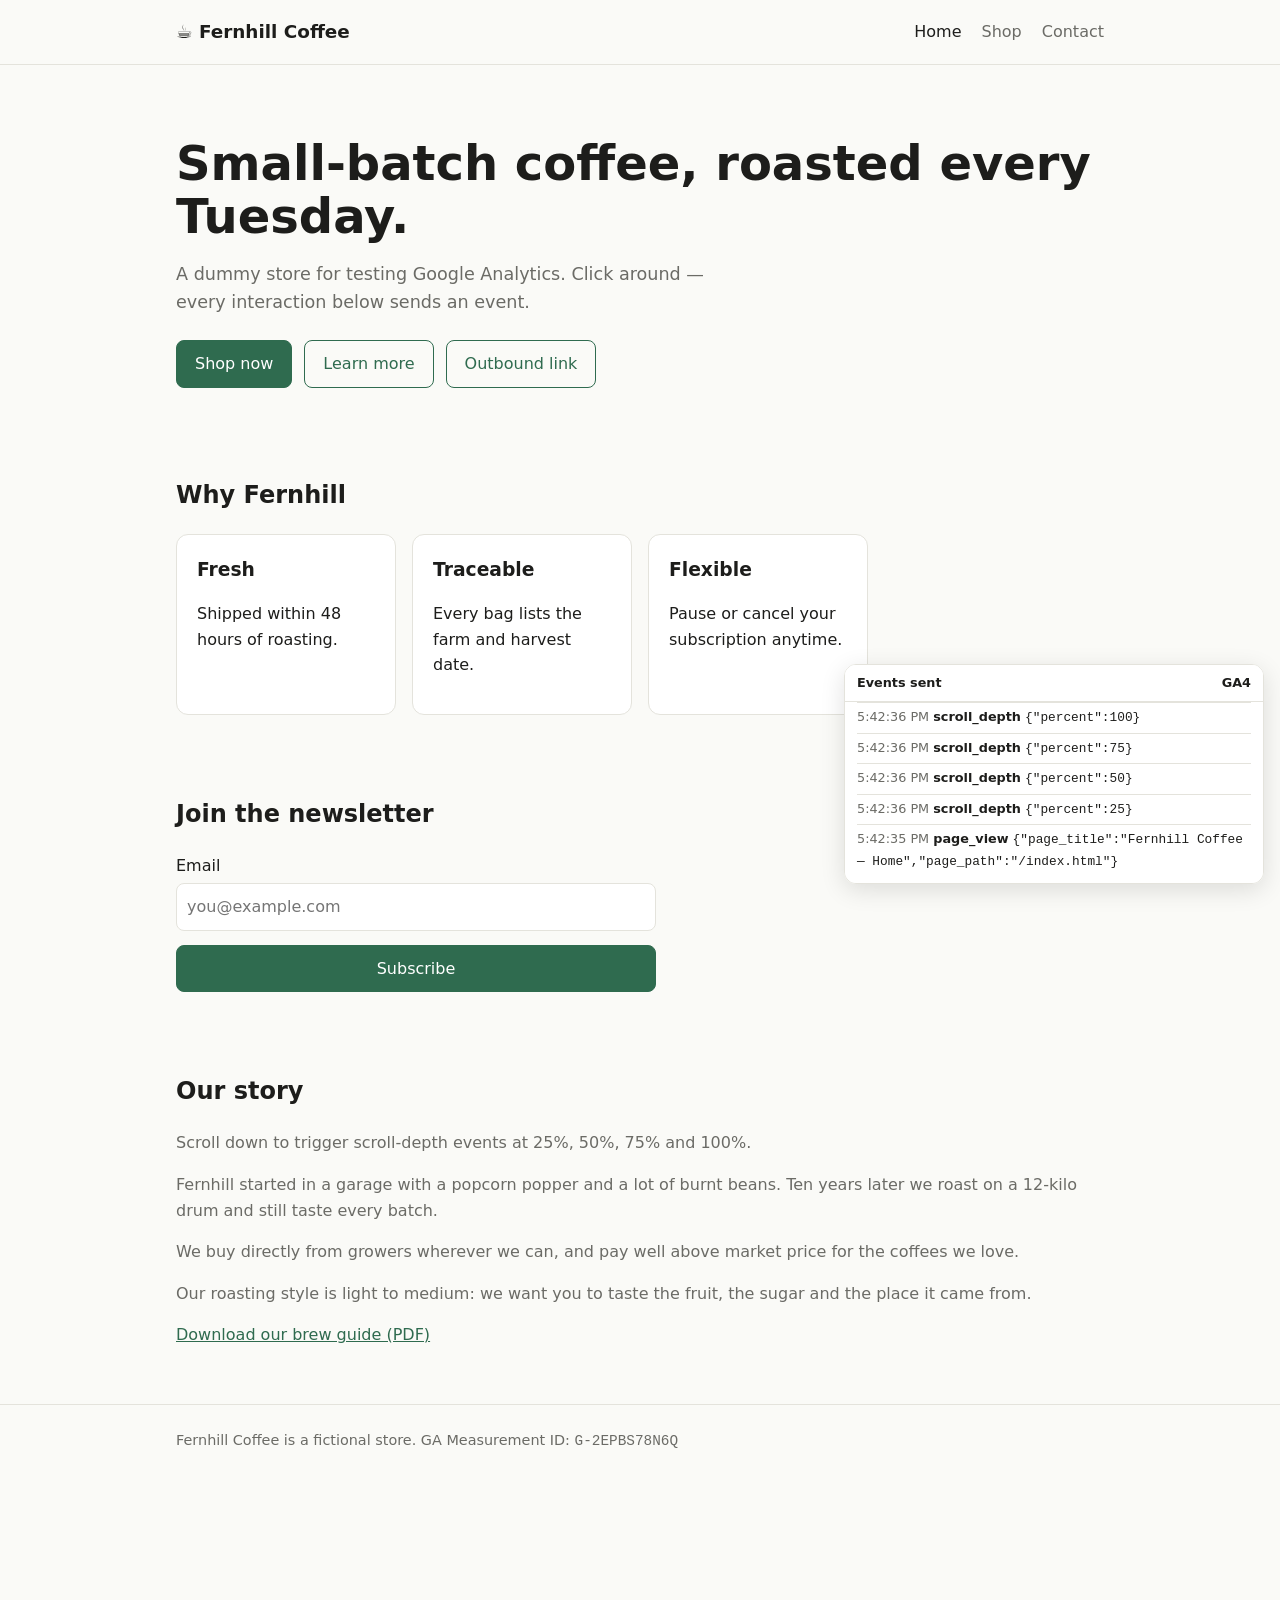
<file: index.html>
<!doctype html>
<html lang="en">
<head>
  <meta charset="utf-8">
  <meta name="viewport" content="width=device-width, initial-scale=1">
  <title>Fernhill Coffee — Home</title>
  <link rel="stylesheet" href="style.css">
  <script src="analytics.js"></script>
</head>
<body>
  <header><div class="wrap">
    <a class="logo" href="index.html">☕ Fernhill Coffee</a>
    <nav><a href="index.html" class="active">Home</a><a href="shop.html">Shop</a><a href="contact.html">Contact</a></nav>
  </div></header>

  <main class="wrap">
    <div class="hero">
      <h1>Small-batch coffee, roasted every Tuesday.</h1>
      <p>A dummy store for testing Google Analytics. Click around — every interaction below sends an event.</p>
      <div class="row">
        <a class="btn" href="shop.html" data-track="cta_click" data-param-cta-name="hero_shop_now">Shop now</a>
        <button class="btn ghost" data-track="cta_click" data-param-cta-name="hero_learn_more">Learn more</button>
        <a class="btn ghost" href="https://example.com" target="_blank" rel="noopener">Outbound link</a>
      </div>
    </div>

    <section>
      <h2>Why Fernhill</h2>
      <div class="grid">
        <div class="card"><h3>Fresh</h3><p>Shipped within 48 hours of roasting.</p></div>
        <div class="card"><h3>Traceable</h3><p>Every bag lists the farm and harvest date.</p></div>
        <div class="card"><h3>Flexible</h3><p>Pause or cancel your subscription anytime.</p></div>
      </div>
    </section>

    <section>
      <h2>Join the newsletter</h2>
      <form id="newsletter" data-form-event="sign_up">
        <label>Email <input type="email" name="email" required placeholder="you@example.com"></label>
        <button class="btn" type="submit">Subscribe</button>
        <p class="form-ok" hidden>Thanks! (sign_up event sent)</p>
      </form>
    </section>

    <section class="filler">
      <h2>Our story</h2>
      <p>Scroll down to trigger scroll-depth events at 25%, 50%, 75% and 100%.</p>
      <p>Fernhill started in a garage with a popcorn popper and a lot of burnt beans. Ten years later we roast on a 12-kilo drum and still taste every batch.</p>
      <p>We buy directly from growers wherever we can, and pay well above market price for the coffees we love.</p>
      <p>Our roasting style is light to medium: we want you to taste the fruit, the sugar and the place it came from.</p>
      <p><a href="#" data-track="file_download" data-param-file-name="brew-guide.pdf">Download our brew guide (PDF)</a></p>
    </section>
  </main>

  <footer><div class="wrap">Fernhill Coffee is a fictional store. GA Measurement ID: <code id="ga-id"></code></div></footer>

  <aside id="event-log"><header><span>Events sent</span><span>GA4</span></header><ul id="event-log-list"></ul></aside>
</body>
</html>
</file>
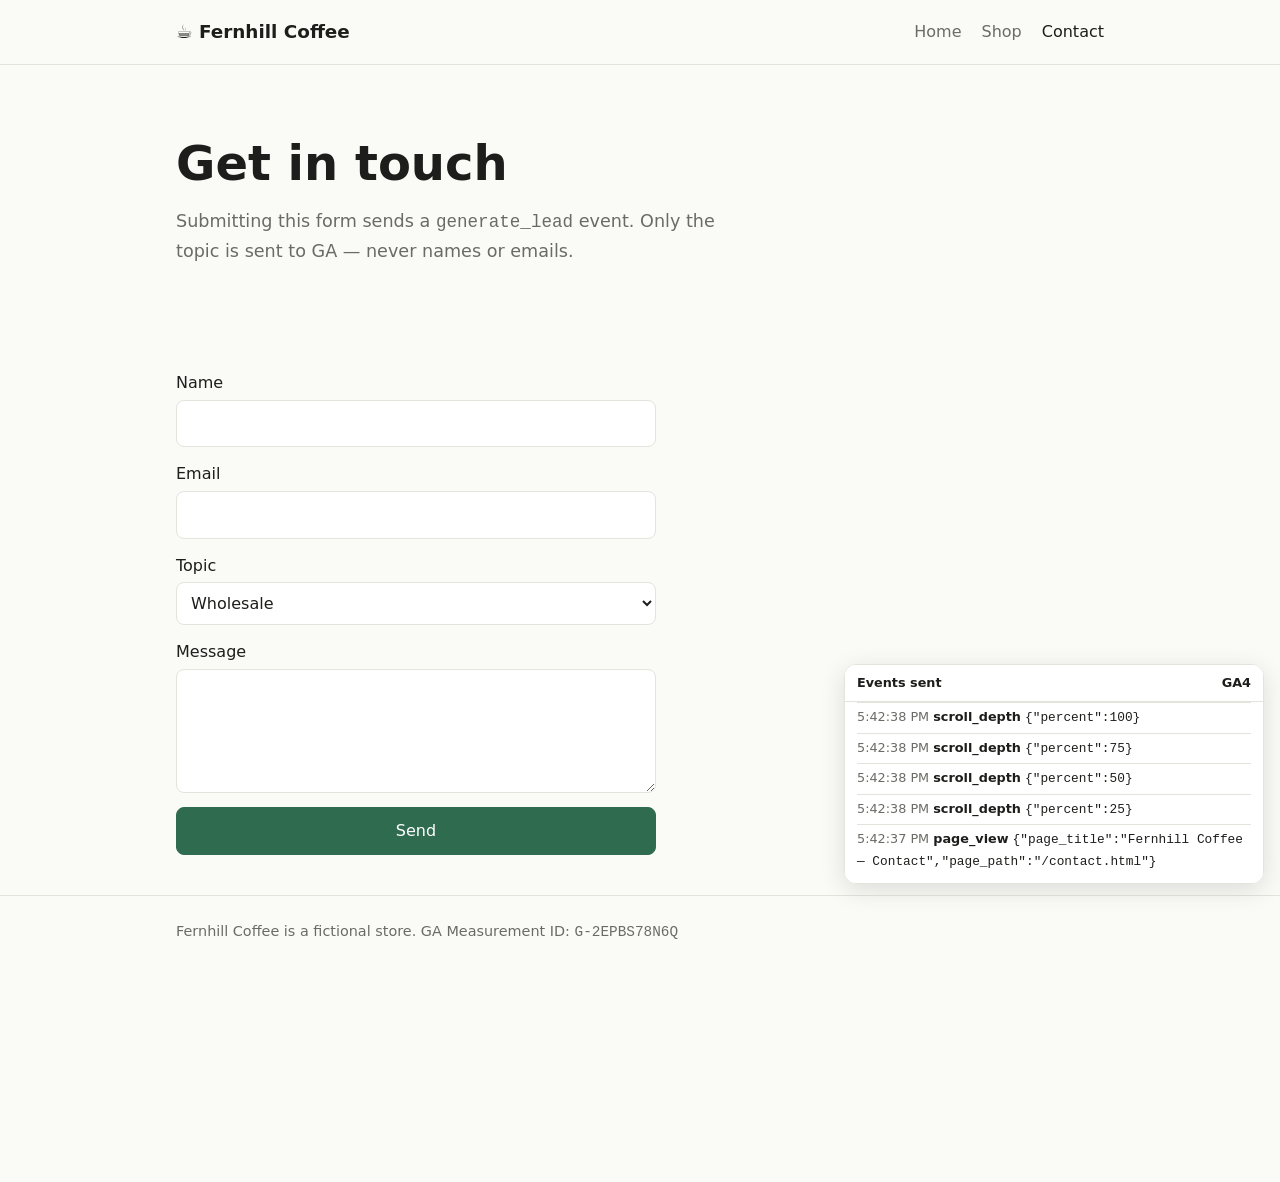
<file: contact.html>
<!doctype html>
<html lang="en">
<head>
  <meta charset="utf-8">
  <meta name="viewport" content="width=device-width, initial-scale=1">
  <title>Fernhill Coffee — Contact</title>
  <link rel="stylesheet" href="style.css">
  <script src="analytics.js"></script>
</head>
<body>
  <header><div class="wrap">
    <a class="logo" href="index.html">☕ Fernhill Coffee</a>
    <nav><a href="index.html">Home</a><a href="shop.html">Shop</a><a href="contact.html" class="active">Contact</a></nav>
  </div></header>

  <main class="wrap">
    <div class="hero">
      <h1>Get in touch</h1>
      <p>Submitting this form sends a <code>generate_lead</code> event. Only the topic is sent to GA — never names or emails.</p>
    </div>

    <section>
      <form id="contact" data-form-event="generate_lead">
        <label>Name <input name="name" required></label>
        <label>Email <input type="email" name="email" required></label>
        <label>Topic
          <select name="topic">
            <option value="wholesale">Wholesale</option>
            <option value="subscription">Subscription</option>
            <option value="other">Other</option>
          </select>
        </label>
        <label>Message <textarea name="message" rows="4"></textarea></label>
        <button class="btn" type="submit">Send</button>
        <p class="form-ok" hidden>Message sent! (generate_lead event sent)</p>
      </form>
    </section>
  </main>

  <footer><div class="wrap">Fernhill Coffee is a fictional store. GA Measurement ID: <code id="ga-id"></code></div></footer>

  <aside id="event-log"><header><span>Events sent</span><span>GA4</span></header><ul id="event-log-list"></ul></aside>
</body>
</html>
</file>
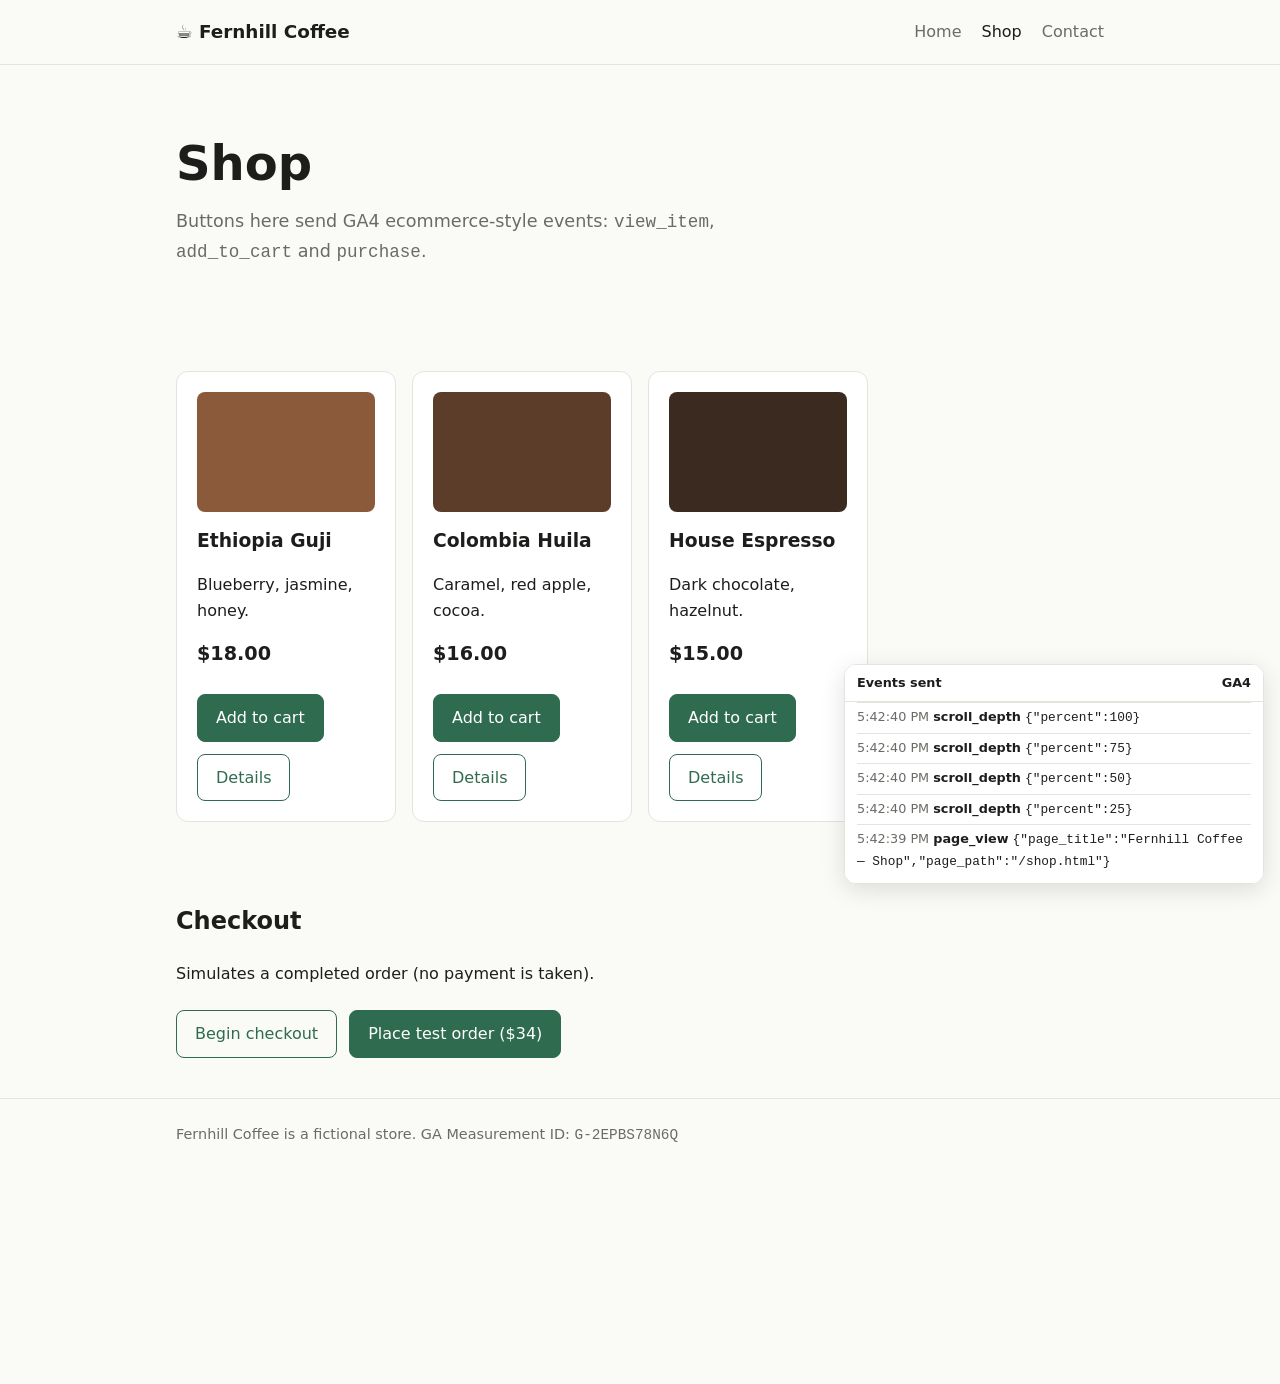
<file: shop.html>
<!doctype html>
<html lang="en">
<head>
  <meta charset="utf-8">
  <meta name="viewport" content="width=device-width, initial-scale=1">
  <title>Fernhill Coffee — Shop</title>
  <link rel="stylesheet" href="style.css">
  <script src="analytics.js"></script>
</head>
<body>
  <header><div class="wrap">
    <a class="logo" href="index.html">☕ Fernhill Coffee</a>
    <nav><a href="index.html">Home</a><a href="shop.html" class="active">Shop</a><a href="contact.html">Contact</a></nav>
  </div></header>

  <main class="wrap">
    <div class="hero">
      <h1>Shop</h1>
      <p>Buttons here send GA4 ecommerce-style events: <code>view_item</code>, <code>add_to_cart</code> and <code>purchase</code>.</p>
    </div>

    <section>
      <div class="grid">
        <div class="card">
          <div class="swatch" style="background:#8a5a3b"></div>
          <h3>Ethiopia Guji</h3><p>Blueberry, jasmine, honey.</p>
          <div class="price">$18.00</div>
          <div class="row">
            <button class="btn" data-track="add_to_cart" data-param-item-id="SKU-001" data-param-item-name="Ethiopia Guji" data-param-value="18" data-param-currency="USD">Add to cart</button>
            <button class="btn ghost" data-track="view_item" data-param-item-id="SKU-001" data-param-item-name="Ethiopia Guji">Details</button>
          </div>
        </div>
        <div class="card">
          <div class="swatch" style="background:#5c3d2a"></div>
          <h3>Colombia Huila</h3><p>Caramel, red apple, cocoa.</p>
          <div class="price">$16.00</div>
          <div class="row">
            <button class="btn" data-track="add_to_cart" data-param-item-id="SKU-002" data-param-item-name="Colombia Huila" data-param-value="16" data-param-currency="USD">Add to cart</button>
            <button class="btn ghost" data-track="view_item" data-param-item-id="SKU-002" data-param-item-name="Colombia Huila">Details</button>
          </div>
        </div>
        <div class="card">
          <div class="swatch" style="background:#3b2a20"></div>
          <h3>House Espresso</h3><p>Dark chocolate, hazelnut.</p>
          <div class="price">$15.00</div>
          <div class="row">
            <button class="btn" data-track="add_to_cart" data-param-item-id="SKU-003" data-param-item-name="House Espresso" data-param-value="15" data-param-currency="USD">Add to cart</button>
            <button class="btn ghost" data-track="view_item" data-param-item-id="SKU-003" data-param-item-name="House Espresso">Details</button>
          </div>
        </div>
      </div>
    </section>

    <section>
      <h2>Checkout</h2>
      <p>Simulates a completed order (no payment is taken).</p>
      <div class="row">
        <button class="btn ghost" data-track="begin_checkout" data-param-value="34" data-param-currency="USD">Begin checkout</button>
        <button class="btn" data-track="purchase" data-param-transaction-id="T-DEMO" data-param-value="34" data-param-currency="USD">Place test order ($34)</button>
      </div>
    </section>
  </main>

  <footer><div class="wrap">Fernhill Coffee is a fictional store. GA Measurement ID: <code id="ga-id"></code></div></footer>

  <aside id="event-log"><header><span>Events sent</span><span>GA4</span></header><ul id="event-log-list"></ul></aside>
</body>
</html>
</file>
<file: style.css>
:root {
  --bg: #fafaf7; --fg: #1d1d1b; --muted: #6b6b66; --card: #fff;
  --line: #e4e3dc; --accent: #2f6b4f; --accent-fg: #fff; --warn: #b4441c;
}
@media (prefers-color-scheme: dark) {
  :root { --bg: #161615; --fg: #ecebe6; --muted: #9d9c95; --card: #1f1f1d;
          --line: #33332f; --accent: #6fbf95; --accent-fg: #10140f; --warn: #f08a5d; }
}
* { box-sizing: border-box; }
body { margin: 0; font: 16px/1.6 system-ui, -apple-system, sans-serif; background: var(--bg); color: var(--fg); }
a { color: var(--accent); }
.wrap { max-width: 960px; margin: 0 auto; padding: 0 16px; }

header { border-bottom: 1px solid var(--line); }
header .wrap { display: flex; align-items: center; justify-content: space-between; height: 64px; gap: 16px; }
.logo { font-weight: 700; font-size: 1.15rem; text-decoration: none; color: var(--fg); }
nav { display: flex; gap: 20px; }
nav a { text-decoration: none; color: var(--muted); }
nav a.active, nav a:hover { color: var(--fg); }

.hero { padding: 72px 0 48px; }
.hero h1 { font-size: clamp(2rem, 5vw, 3rem); line-height: 1.1; margin: 0 0 16px; }
.hero p { color: var(--muted); max-width: 560px; font-size: 1.1rem; }

.btn { display: inline-block; padding: 10px 18px; border-radius: 8px; border: 1px solid var(--accent);
       background: var(--accent); color: var(--accent-fg); font: inherit; cursor: pointer; text-decoration: none; }
.btn.ghost { background: transparent; color: var(--accent); }
.row { display: flex; gap: 12px; flex-wrap: wrap; margin-top: 24px; }

section { padding: 40px 0; }
h2 { margin-top: 0; }
.grid { display: grid; grid-template-columns: repeat(auto-fill, minmax(220px, 1fr)); gap: 16px; }
.card { background: var(--card); border: 1px solid var(--line); border-radius: 12px; padding: 20px; }
.card h3 { margin: 0 0 4px; }
.price { font-weight: 700; font-size: 1.2rem; margin: 8px 0 16px; }
.swatch { height: 120px; border-radius: 8px; margin-bottom: 14px; }

form { display: grid; gap: 14px; max-width: 480px; }
label { display: grid; gap: 4px; font-weight: 500; }
input, select, textarea { font: inherit; padding: 10px; border-radius: 8px; border: 1px solid var(--line); background: var(--card); color: var(--fg); }
.form-ok { color: var(--accent); font-weight: 600; }

.filler p { color: var(--muted); }

footer { border-top: 1px solid var(--line); padding: 24px 0 240px; color: var(--muted); font-size: .9rem; }

/* Event log panel */
#event-log { position: fixed; right: 16px; bottom: 16px; width: min(420px, calc(100vw - 32px));
             max-height: 220px; overflow: auto; background: var(--card); border: 1px solid var(--line);
             border-radius: 12px; font-size: .8rem; box-shadow: 0 6px 24px rgba(0,0,0,.12); }
#event-log header { position: sticky; top: 0; background: var(--card); display: flex; justify-content: space-between;
                    padding: 8px 12px; height: auto; font-weight: 600; }
#event-log ul { list-style: none; margin: 0; padding: 0 12px 8px; }
#event-log li { padding: 4px 0; border-top: 1px solid var(--line); word-break: break-all; }
#event-log .t { color: var(--muted); }
#ga-id.warn { color: var(--warn); }
</file>
